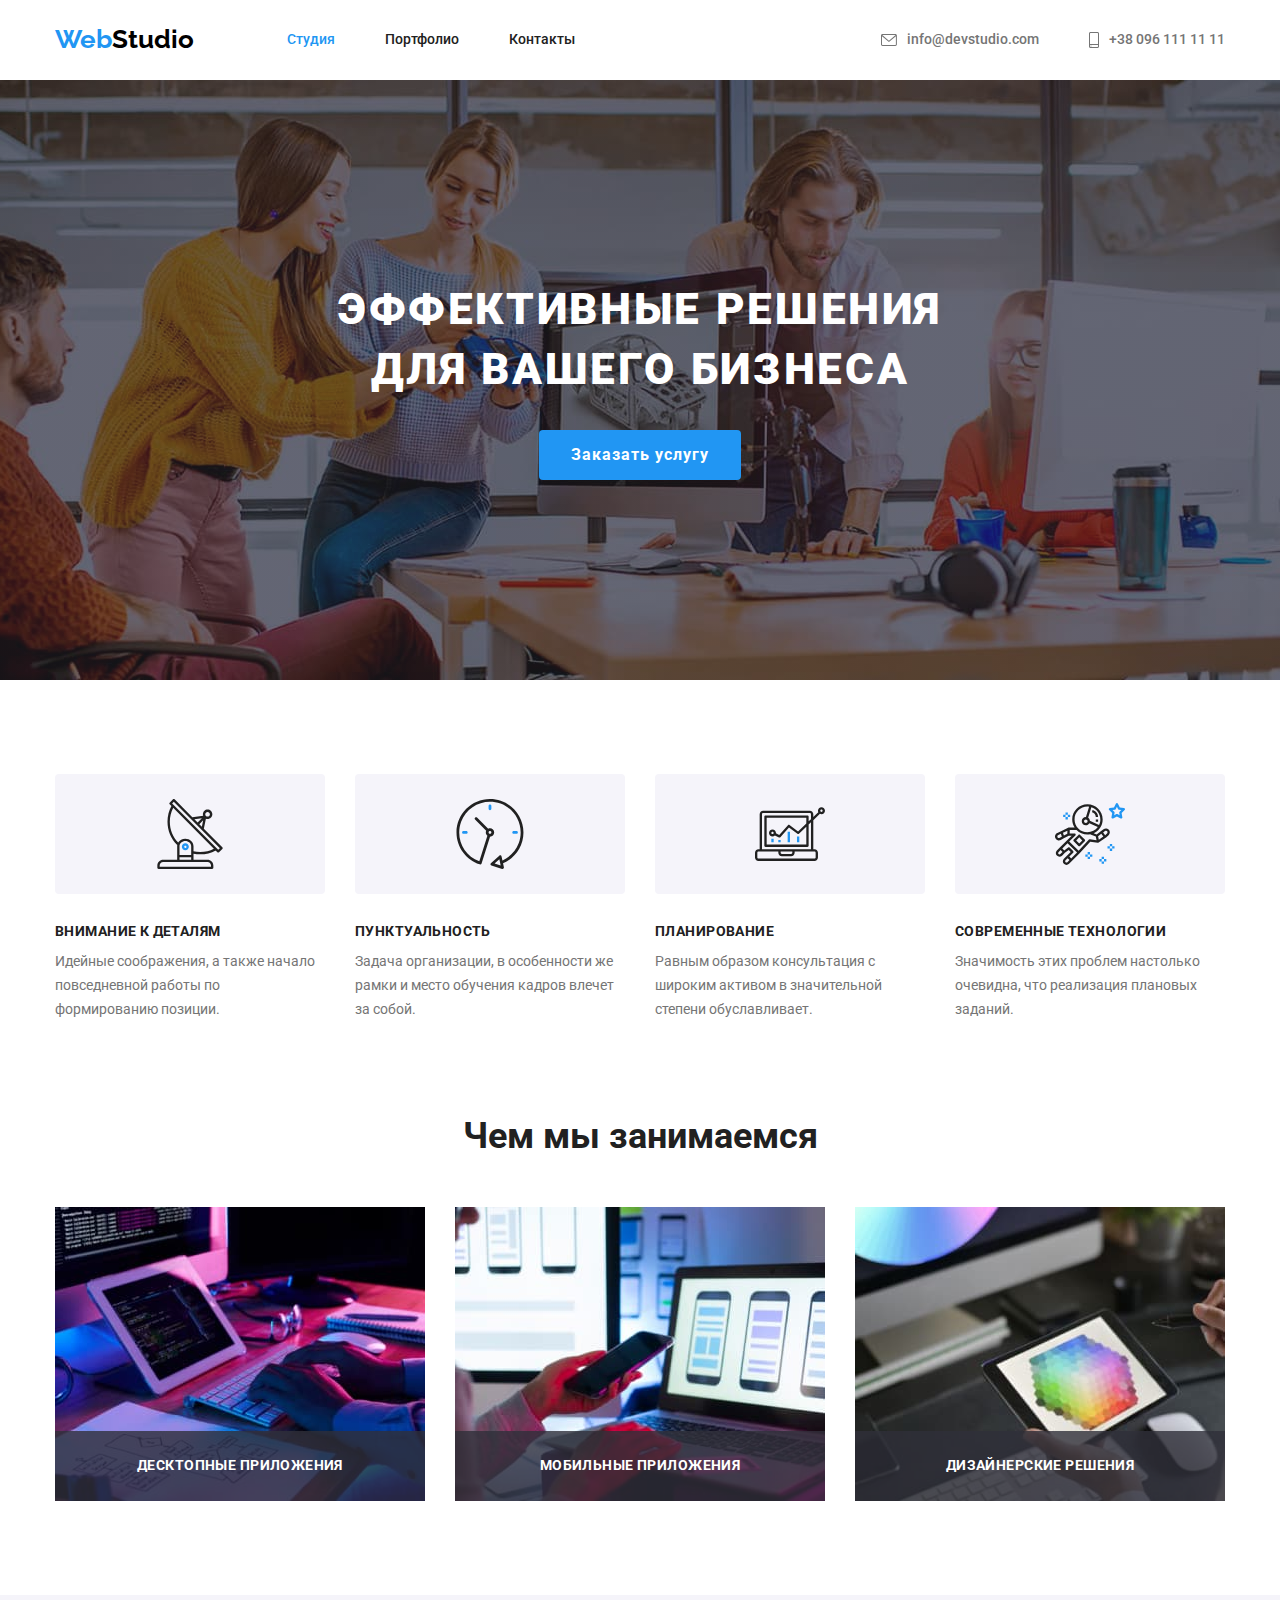
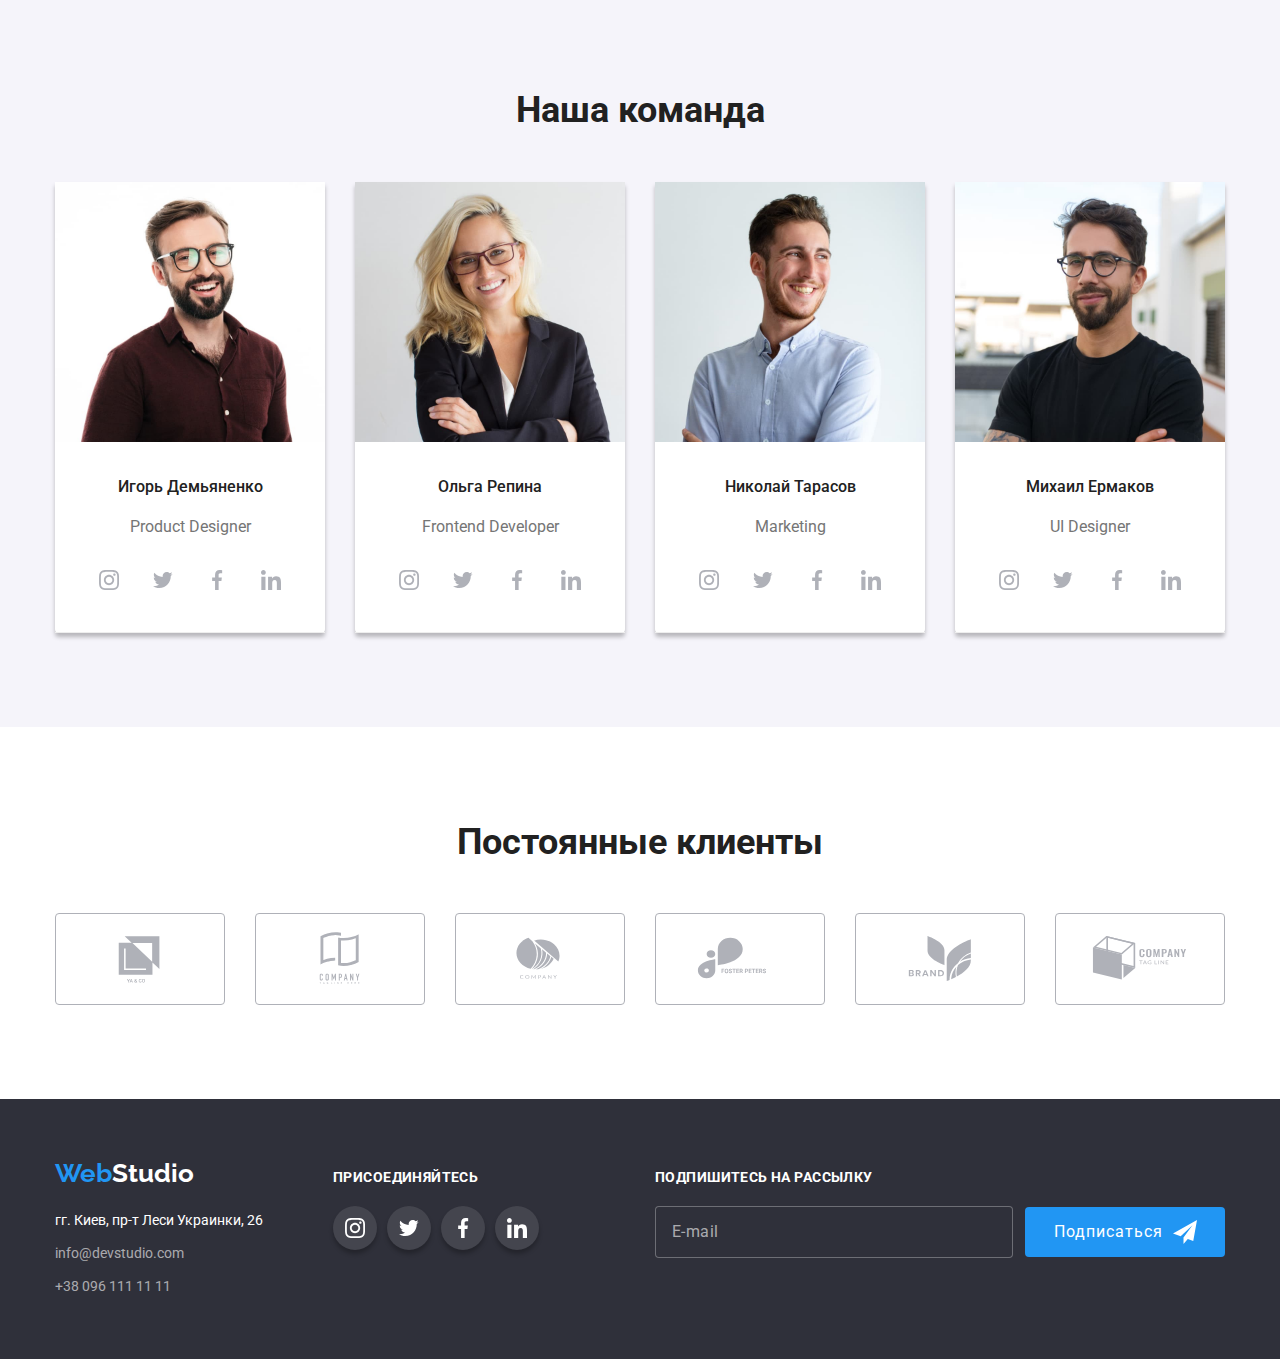
<file: index.html>
<!DOCTYPE html>
<html lang="ru">
  <head>
    <meta charset="UTF-8" />
    <meta http-equiv="X-UA-Compatible" content="IE=edge" />
    <meta name="viewport" content="width=device-width, initial-scale=1.0" />
    <title>Cтудия</title>
    <link
      href="https://fonts.googleapis.com/css2?family=Raleway:wght@700&family=Roboto:wght@400;500;700;900&display=swap"
      rel="stylesheet"
    />
    <link
      rel="stylesheet"
      href="https://cdnjs.cloudflare.com/ajax/libs/modern-normalize/1.1.0/modern-normalize.min.css
"
    />
    <link rel="stylesheet" href="css/styles.css" />
  </head>
  <body>
    <!--Шапка-->
    <header>
      <div class="container header__container">
        <a href="" class="logo header__logo link"><span class="logo-part">Web</span>Studio</a>
        <nav>
          <ul class="navigation list">
            <li class="navigation__item">
              <a href="" class="navigation__link current link">Студия</a>
            </li>
            <li class="navigation__item">
              <a href="./portfolio.html" class="navigation__link link">Портфолио</a>
            </li>
            <li class="navigation__item"><a href="" class="navigation__link link">Контакты</a></li>
          </ul>
        </nav>
        <ul class="contacts list">
          <li class="contacts__tel">
            <a href="mailto:info@devstudio.com" class="contacts__link link"
              ><svg class="contact__icon" width="16" height="12">
                <use href="./images/icons.svg#icon-envelope"></use></svg
              >info@devstudio.com</a
            >
          </li>
          <li class="contacts__mail">
            <a href="tel:+380961111111" class="contacts__link link"
              ><svg class="contact__icon" width="10" height="16">
                <use href="./images/icons.svg#icon-smartphone"></use></svg
              >+38 096 111 11 11</a
            >
          </li>
        </ul>
      </div>
    </header>
    <!--Главный контент-->
    <main>
      <!--Самый крупный блок-->
      <section class="hero section">
        <div class="container">
          <h1 class="hero__title">Эффективные решения для вашего бизнеса</h1>
          <button type="button" class="hero__button button" data-modal-open>Заказать услугу</button>
        </div>
      </section>
      <!--Подход-->
      <section class="section features">
        <div class="container">
          <h2 class="section__title visually-hidden">Специфика и особенности работы компании</h2>
          <ul class="features__list list">
            <li class="features__list__item">
              <div class="features__box">
                <svg class="features__icon" width="70px" height="70px">
                  <use href="images/icons.svg#icon-antenna-1-1"></use>
                </svg>
              </div>
              <div class="feature-box-data">
                <h3 class="features__title after__title__black">Внимание к деталям</h3>
                <p class="features__info">
                  Идейные соображения, а также начало повседневной работы по формированию позиции.
                </p>
              </div>
            </li>
            <li class="features__list__item">
              <div class="features__box">
                <svg class="features__icon" width="70px" height="70px">
                  <use href="./images/icons.svg#icon-clock-1-1"></use>
                </svg>
              </div>
              <h3 class="features__title after__title__black">Пунктуальность</h3>
              <p class="features__info">
                Задача организации, в особенности же рамки и место обучения кадров влечет за собой.
              </p>
            </li>
            <li class="features__list__item">
              <div class="features__box">
                <svg class="features__icon" width="70px" height="70px">
                  <use href="./images/icons.svg#icon-diagram-1-1"></use>
                </svg>
              </div>
              <h3 class="features__title after__title__black">Планирование</h3>
              <p class="features__info">
                Равным образом консультация с широким активом в значительной степени обуславливает.
              </p>
            </li>
            <li class="features__list__item">
              <div class="features__box">
                <svg class="features__icon" width="70px" height="70px">
                  <use href="./images/icons.svg#icon-astronaut-1-1"></use>
                </svg>
              </div>
              <h3 class="features__title after__title__black">Современные технологии</h3>
              <p class="features__info">
                Значимость этих проблем настолько очевидна, что реализация плановых заданий.
              </p>
            </li>
          </ul>
        </div>
      </section>
      <!--Работа-->
      <section class="section service">
        <div class="container">
          <h2 class="service section-title">Чем мы занимаемся</h2>
          <ul class="service__list list">
            <li class="service__item">
              <div class="service__pic__container">
                <img src="./images/box1.jpg" alt="Руки на клавиатуре" width="370" />
                <div class="service__info">
                  <h3 class="service__title after__title__white">Десктопные приложения</h3>
                </div>
              </div>
            </li>
            <li class="service__item">
              <div class="service__pic__container">
                <img src="./images/box2.jpg" alt="Смартфон и ноутбук" width="370" />
                <div class="service__info">
                  <h3 class="service__title after__title__white">Мобильные приложения</h3>
                </div>
              </div>
            </li>
            <li class="service__item">
              <div class="service__pic__container">
                <img src="./images/box3.jpg" alt="Палитра цветов" width="370" />
                <div class="service__info">
                  <h3 class="service__title after__title__white">Дизайнерские решения</h3>
                </div>
              </div>
            </li>
          </ul>
        </div>
      </section>
      <!--Команда-->
      <section class="section team">
        <div class="container">
          <h2 class="team section-title">Наша команда</h2>
          <ul class="members list">
            <li class="members__info">
              <img src="./images/pd.jpg" alt="Мужчина в очках" width="270" />
              <div class="members__about">
                <h3 class="members__name">Игорь Демьяненко</h3>
                <p lang="en" class="members__position">Product Designer</p>
                <ul class="social list">
                  <li class="social__item">
                    <a
                      href="https://www.instagram.com/accounts/login/"
                      target="_blank"
                      class="social__link"
                    >
                      <svg class="social__icon" width="20" height="20">
                        <use href="./images/icons.svg#icon-instagram-2-1"></use>
                      </svg>
                    </a>
                  </li>
                  <li class="social__item">
                    <a
                      href="https://twitter.com/i/flow/login?input_flow_data=%7B%22requested_variant%22%3A%22eyJsYW5nIjoicnUifQ%3D%3D%22%7D"
                      target="_blank"
                      class="social__link"
                    >
                      <svg class="social__icon" width="20" height="20">
                        <use href="./images/icons.svg#icon-twit"></use>
                      </svg>
                    </a>
                  </li>
                  <li class="social__item">
                    <a href="https://www.facebook.com/" target="_blank" class="social__link">
                      <svg class="social__icon" width="20" height="20">
                        <use href="./images/icons.svg#icon-facebook"></use>
                      </svg>
                    </a>
                  </li>
                  <li class="social__item">
                    <a href="https://www.linkedin.com/login" target="_blank" class="social__link">
                      <svg class="social__icon" width="20" height="20">
                        <use href="./images/icons.svg#icon-linkedin"></use>
                      </svg>
                    </a>
                  </li>
                </ul>
              </div>
            </li>
            <li class="members__info">
              <img src="./images/fe.jpg" alt="Женщина в очках" width="270" />
              <div class="members__about">
                <h3 class="members__name">Ольга Репина</h3>
                <p lang="en" class="members__position">Frontend Developer</p>
                <ul class="social list">
                  <li class="social__item">
                    <a
                      href="https://www.instagram.com/accounts/login/"
                      target="_blank"
                      class="social__link"
                    >
                      <svg class="social__icon" width="20" height="20">
                        <use href="./images/icons.svg#icon-instagram-2-1"></use>
                      </svg>
                    </a>
                  </li>
                  <li class="social__item">
                    <a
                      href="https://twitter.com/i/flow/login?input_flow_data=%7B%22requested_variant%22%3A%22eyJsYW5nIjoicnUifQ%3D%3D%22%7D"
                      target="_blank"
                      class="social__link"
                    >
                      <svg class="social__icon" width="20" height="20">
                        <use href="./images/icons.svg#icon-twit"></use>
                      </svg>
                    </a>
                  </li>
                  <li class="social__item">
                    <a href="https://www.facebook.com/" target="_blank" class="social__link">
                      <svg class="social__icon" width="20" height="20">
                        <use href="./images/icons.svg#icon-facebook"></use>
                      </svg>
                    </a>
                  </li>
                  <li class="social__item">
                    <a href="https://www.linkedin.com/login" target="_blank" class="social__link">
                      <svg class="social__icon" width="20" height="20">
                        <use href="./images/icons.svg#icon-linkedin"></use>
                      </svg>
                    </a>
                  </li>
                </ul>
              </div>
            </li>
            <li class="members__info">
              <img src="./images/m.jpg" alt="Мужчина в голубой рубашке" width="270" />
              <div class="members__about">
                <h3 class="members__name">Николай Тарасов</h3>
                <p lang="en" class="members__position">Marketing</p>
                <ul class="social list">
                  <li class="social__item">
                    <a
                      href="https://www.instagram.com/accounts/login/"
                      target="_blank"
                      class="social__link"
                    >
                      <svg class="social__icon" width="20" height="20">
                        <use href="./images/icons.svg#icon-instagram-2-1"></use>
                      </svg>
                    </a>
                  </li>
                  <li class="social__item">
                    <a
                      href="https://twitter.com/i/flow/login?input_flow_data=%7B%22requested_variant%22%3A%22eyJsYW5nIjoicnUifQ%3D%3D%22%7D"
                      target="_blank"
                      class="social__link"
                    >
                      <svg class="social__icon" width="20" height="20">
                        <use href="./images/icons.svg#icon-twit"></use>
                      </svg>
                    </a>
                  </li>
                  <li class="social__item">
                    <a href="https://www.facebook.com/" target="_blank" class="social__link">
                      <svg class="social__icon" width="20" height="20">
                        <use href="./images/icons.svg#icon-facebook"></use>
                      </svg>
                    </a>
                  </li>
                  <li class="social__item">
                    <a href="https://www.linkedin.com/login" target="_blank" class="social__link">
                      <svg class="social__icon" width="20" height="20">
                        <use href="./images/icons.svg#icon-linkedin"></use>
                      </svg>
                    </a>
                  </li>
                </ul>
              </div>
            </li>
            <li class="members__info">
              <img src="./images/ui.jpg" alt="Мужчина в черной футболке" width="270" />
              <div class="members__about">
                <h3 class="members__name">Михаил Ермаков</h3>
                <p lang="en" class="members__position">UI Designer</p>
                <ul class="social list">
                  <li class="social__item">
                    <a
                      href="https://www.instagram.com/accounts/login/"
                      target="_blank"
                      class="social__link"
                    >
                      <svg class="social__icon" width="20" height="20">
                        <use href="./images/icons.svg#icon-instagram-2-1"></use>
                      </svg>
                    </a>
                  </li>
                  <li class="social__item">
                    <a
                      href="https://twitter.com/i/flow/login?input_flow_data=%7B%22requested_variant%22%3A%22eyJsYW5nIjoicnUifQ%3D%3D%22%7D"
                      target="_blank"
                      class="social__link"
                    >
                      <svg class="social__icon" width="20" height="20">
                        <use href="./images/icons.svg#icon-twit"></use>
                      </svg>
                    </a>
                  </li>
                  <li class="social__item">
                    <a href="https://www.facebook.com/" target="_blank" class="social__link">
                      <svg class="social__icon" width="20" height="20">
                        <use href="./images/icons.svg#icon-facebook"></use>
                      </svg>
                    </a>
                  </li>
                  <li class="social__item">
                    <a href="https://www.linkedin.com/login" target="_blank" class="social__link">
                      <svg class="social__icon" width="20" height="20">
                        <use href="./images/icons.svg#icon-linkedin"></use>
                      </svg>
                    </a>
                  </li>
                </ul>
              </div>
            </li>
          </ul>
        </div>
      </section>
      <section class="clients">
        <div class="container">
          <h2 class="section-title">Постоянные клиенты</h2>
          <ul class="clients__list list">
            <li class="clients__icon__box">
              <a href="" class="clients__link">
                <svg class="client__icon" width="106" height="60">
                  <use href="./images/icons.svg#icon-lable1"></use>
                </svg>
              </a>
            </li>
            <li class="clients__icon__box">
              <a href="" class="clients__link">
                <svg class="client__icon" width="106" height="60">
                  <use href="./images/icons.svg#icon-lable2"></use>
                </svg>
              </a>
            </li>
            <li class="clients__icon__box">
              <a href="" class="clients__link">
                <svg class="client__icon" width="106" height="60">
                  <use href="./images/icons.svg#icon-lable3"></use>
                </svg>
              </a>
            </li>
            <li class="clients__icon__box">
              <a href="" class="clients__link">
                <svg class="client__icon" width="106" height="60">
                  <use href="./images/icons.svg#icon-lable4"></use>
                </svg>
              </a>
            </li>
            <li class="clients__icon__box">
              <a href="" class="clients__link">
                <svg class="client__icon" width="106" height="60">
                  <use href="./images/icons.svg#icon-lable5"></use>
                </svg>
              </a>
            </li>
            <li class="clients__icon__box">
              <a href="" class="clients__link">
                <svg class="client__icon" width="106" height="60">
                  <use href="./images/icons.svg#icon-lable6"></use>
                </svg>
              </a>
            </li>
          </ul>
        </div>
      </section>
    </main>
    <!--Футер-->
    <footer>
      <div class="container footer__container">
        <div class="footer__adress__box">
          <a href="" class="footer__logo"><span class="logo-part">Web</span>Studio</a>
          <address>
            <span class="footer__street__address">гг. Киев, пр-т Леси Украинки, 26</span>
            <ul class="footer__contscts__list list">
              <li class="footer__contacts__item">
                <a href="mailto:info@devstudio.com" class="footer__contacts__link"
                  >info@devstudio.com</a
                >
              </li>
              <li class="footer__contacts__item">
                <a href="tel:+380961111111" class="footer__contacts__link">+38 096 111 11 11</a>
              </li>
            </ul>
          </address>
        </div>
        <div class="footer__social footer__soc__group">
          <h3 class="footer__subtitle">присоединяйтесь</h3>
          <ul class="footer__social__block list">
            <li class="footer__social__item">
              <a
                href="https://www.instagram.com/accounts/login/"
                target="_blank"
                class="footer__social__link"
              >
                <svg class="footer-icon" width="20" height="20">
                  <use href="./images/icons.svg#icon-instagram-2-1"></use>
                </svg>
              </a>
            </li>
            <li class="footer__social__item">
              <a
                href="https://twitter.com/i/flow/login?input_flow_data=%7B%22requested_variant%22%3A%22eyJsYW5nIjoicnUifQ%3D%3D%22%7D"
                target="_blank"
                class="footer__social__link"
              >
                <svg class="footer__social__item" width="20" height="20">
                  <use href="./images/icons.svg#icon-twit"></use>
                </svg>
              </a>
            </li>
            <li class="footer__social__item">
              <a href="https://www.facebook.com/" target="_blank" class="footer__social__link">
                <svg class="footer__social__icon" width="20" height="20">
                  <use href="./images/icons.svg#icon-facebook"></use>
                </svg>
              </a>
            </li>
            <li class="footer__social__item">
              <a href="https://www.linkedin.com/login" target="_blank" class="footer__social__link">
                <svg class="footer__social__item" width="20" height="20">
                  <use href="./images/icons.svg#icon-linkedin"></use>
                </svg>
              </a>
            </li>
          </ul>
        </div>
        <div class="signup">
          <form class="signup__field">
            <label class="signup__lable"
              ><span class="signup__lable footer__subtitle">Подпишитесь на рассылку</span>
              <input
                type="email"
                name="input-mail"
                class="signup__lable sign__upinput"
                placeholder="E-mail"
            /></label>
            <button type="submit" class="signup__footer__button">
              Подписаться<svg class="singup__footer__icon" width="24" height="24">
                <use href="./images/icons.svg#icon-icon-send-3"></use>
              </svg>
            </button>
          </form>
        </div>
      </div>
    </footer>
    <div class="backdrop is-hidden" data-modal>
      <div class="modal">
        <button data-modal-close class="modal__close__btn">
          <svg>
            <use href="./images/icons.svg#icon-close"></use>
          </svg>
        </button>
        <p class="modal__title">Оставьте свои данные, мы вам перезвоним</p>
        <form>
          <div class="modal__field">
            <label for="name" class="modal__lable">Имя</label>
            <div class="modal__input__wrap">
              <input type="text" name="user-name" id="name" class="modal__input__field" required />
              <svg class="modal__input__icon" width="18" height="18">
                <use href="./images/icons.svg#icon-person-black-18dp-1-1"></use>
              </svg>
            </div>
          </div>
          <div class="modal__field">
            <label for="tel" class="modal__lable">Телефон</label>
            <div class="modal__input__wrap">
              <input type="tel" name="user-tel" id="tel" class="modal__input__field" required />
              <svg class="modal__input__icon" width="18" height="18">
                <use href="./images/icons.svg#icon-phone-black-18dp-1-1"></use>
              </svg>
            </div>
          </div>
          <div class="modal__field">
            <label for="mail" class="modal__lable">Почтa</label>
            <div class="modal__input__wrap">
              <input type="email" name="user-mail" id="mail" class="modal__input__field" />
              <svg class="modal__input__icon" width="18" height="18">
                <use href="./images/icons.svg#icon-email-black-18dp-1-1"></use>
              </svg>
            </div>
          </div>
          <div class="modal__field">
            <label for="user-text" class="modal__lable">Комментарий</label>
            <textarea
              name="user-text"
              id="user-text"
              class="modal__comment"
              placeholder="Введите текст"
            ></textarea>
          </div>
          <div class="check checkbox">
            <label class="check__text">
              <input
                type="checkbox"
                name="check"
                value="true"
                class="check__field visually-hidden"
              /><span class="check__custom__view"
                ><svg class="icon-check" width="11" height="8">
                  <use href="./images/icons.svg#icon-line"></use>
                </svg>
              </span>
              <span class="policy">
                Соглашаюсь с рассылкой и принимаю
                <a href="" class="check__link link">Условия договора</a>
              </span>
            </label>
          </div>
          <button type="submit" class="modal__input__button button">Отправить</button>
        </form>
      </div>
    </div>
    <script src="./modal.js"></script>
  </body>
</html>
</file>
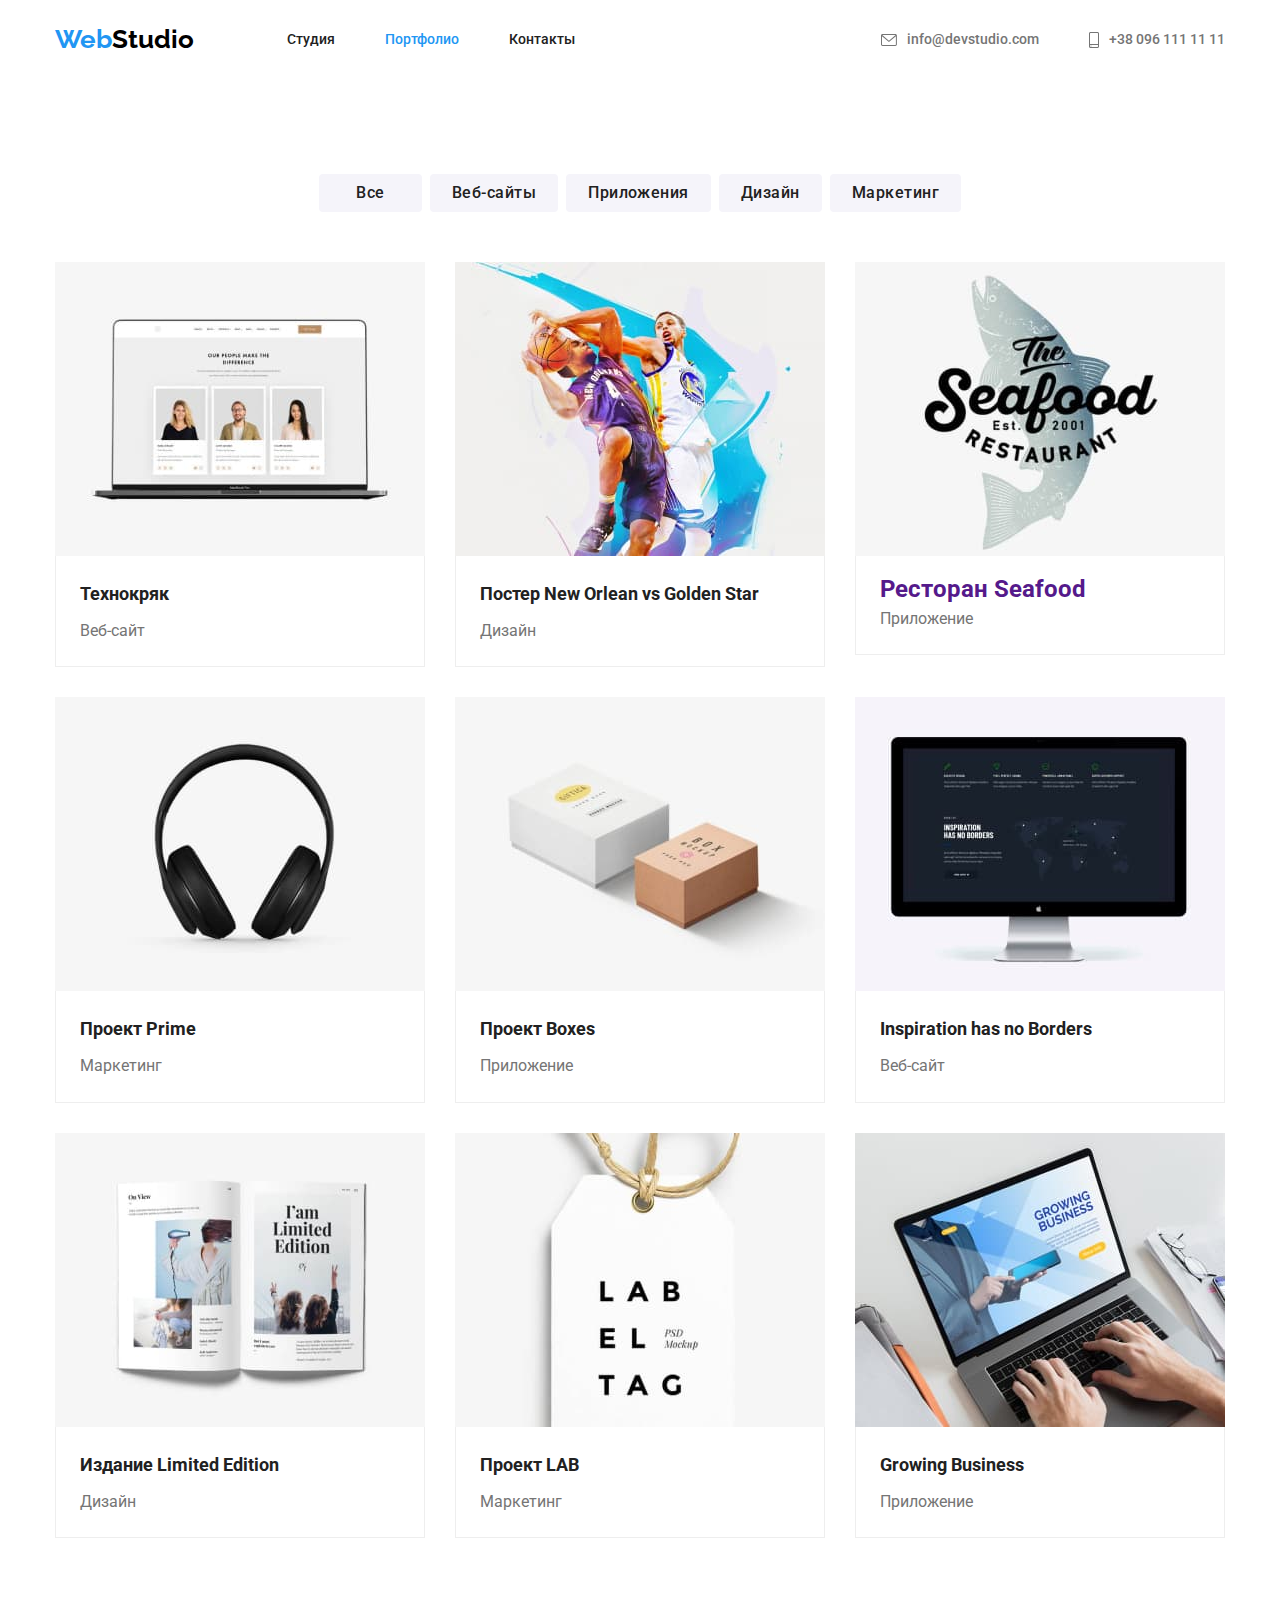
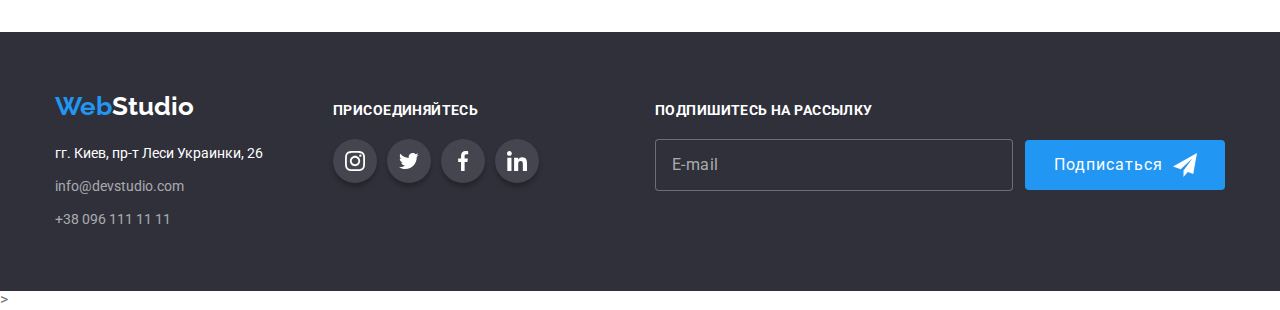
<file: portfolio.html>
<!DOCTYPE html>
<html lang="ru">
  <head>
    <meta charset="UTF-8" />
    <meta http-equiv="X-UA-Compatible" content="IE=edge" />
    <meta name="viewport" content="width=device-width, initial-scale=1.0" />
    <title>Портфолио</title>
    <link
      href="https://fonts.googleapis.com/css2?family=Raleway:wght@700&family=Roboto:wght@400;500;700;900&display=swap"
      rel="stylesheet"
    />
    <link
      rel="stylesheet"
      href="https://cdnjs.cloudflare.com/ajax/libs/modern-normalize/1.1.0/modern-normalize.min.css
"
    />
    <link rel="stylesheet" href="css/styles.css" />
  </head>
  <body class="page-body">
    <!--Шапка-->
    <header>
      <div class="container header__container">
        <a href="" class="logo header__logo link"><span class="logo-part">Web</span>Studio</a>
        <nav>
          <ul class="navigation list">
            <li class="navigation__item">
              <a href="./index.html" class="navigation__link link">Студия</a>
            </li>
            <li class="navigation__item">
              <a href="" class="navigation__link current link">Портфолио</a>
            </li>
            <li class="navigation__item"><a href="" class="navigation__link link">Контакты</a></li>
          </ul>
        </nav>
        <ul class="contacts list">
          <li class="contacts__tel">
            <a href="mailto:info@devstudio.com" class="contacts__link link"
              ><svg class="contact__icon" width="16" height="12">
                <use href="./images/icons.svg#icon-envelope"></use></svg
              >info@devstudio.com</a
            >
          </li>
          <li class="contacts__mail">
            <a href="tel:+380961111111" class="contacts__link link"
              ><svg class="contact__icon" width="10" height="16">
                <use href="./images/icons.svg#icon-smartphone"></use></svg
              >+38 096 111 11 11</a
            >
          </li>
        </ul>
      </div>
    </header>
    <main>
      <!--Главный контент-->
      <section class="section">
        <div class="container">
          <h1 class="visually-hidden">Наши работы</h1>
          <!--Фильтр-->
          <ul class="buttons btn-list list">
            <li class="buttons__item">
              <button type="button" class="buttons__primary button">Все</button>
            </li>
            <li class="buttons__item">
              <button type="button" class="buttons__primary button">Веб-сайты</button>
            </li>
            <li class="buttons__item button">
              <button type="button" class="buttons__primary button">Приложения</button>
            </li>
            <li class="buttons__item">
              <button type="button" class="buttons__primary button">Дизайн</button>
            </li>
            <li class="buttons__item">
              <button type="button" class="buttons__primary button">Маркетинг</button>
            </li>
          </ul>
          <!--Проекты-->
          <ul class="projects list">
            <li class="progects__box">
              <a href="" class="projects__link link">
                <div class="projects__position">
                  <img src="images/techc.jpg" alt="экран лептопа с изображением фото" width="370" />
                  <div class="projects__upper__layer">
                    <p class="projects__layer__text">
                      Ресурс предлагает комплексные предложения с разным уровнем функционала и
                      сервисов. Все это позволит посетителю получить исчерпывающие сведения о
                      компании или частном лице.
                    </p>
                  </div>
                </div>
                <div class="projects__info">
                  <h2 class="projects__tittle">Технокряк</h2>
                  <p class="projects__type">Веб-сайт</p>
                </div>
              </a>
            </li>
            <li class="progects__box">
              <a href="" class="projects__link link">
                <div class="projects__position">
                  <img
                    src="images/poster.jpg"
                    class="link"
                    alt="постер с игрой в баскетбол"
                    width="370"
                  />
                  <div class="projects__upper__layer">
                    <p class="projects__layer__text">
                      Ресурс предлагает комплексные предложения с разным уровнем функционала и
                      сервисов. Все это позволит посетителю получить исчерпывающие сведения о
                      компании или частном лице.
                    </p>
                  </div>
                </div>
                <div class="projects__info">
                  <h2 class="projects__tittle">Постер New Orlean vs Golden Star</h2>
                  <p class="projects__type">Дизайн</p>
                </div>
              </a>
            </li>
            <li class="progects__box">
              <a href="" class="projects__link link">
                <div class="projects__position">
                  <img src="images/rest.jpg" alt="логотип ресторана" width="370" />
                  <div class="projects__upper__layer">
                    <p class="projects__layer__text">
                      Ресурс предлагает комплексные предложения с разным уровнем функционала и
                      сервисов. Все это позволит посетителю получить исчерпывающие сведения о
                      компании или частном лице.
                    </p>
                  </div>
                </div>
                <div class="projects__info">
                  <h2 class="project-tittle">Ресторан Seafood</h2>
                  <p class="projects__type">Приложение</p>
                </div>
              </a>
            </li>
            <li class="progects__box">
              <a href="" class="projects__link link">
                <div class="projects__position">
                  <img src="images/prime.jpg" alt="наушеики" width="370" />
                  <div class="projects__upper__layer">
                    <p class="projects__layer__text">
                      Ресурс предлагает комплексные предложения с разным уровнем функционала и
                      сервисов. Все это позволит посетителю получить исчерпывающие сведения о
                      компании или частном лице.
                    </p>
                  </div>
                </div>
                <div class="projects__info">
                  <h2 class="projects__tittle">Проект Prime</h2>
                  <p class="projects__type">Маркетинг</p>
                </div>
              </a>
            </li>
            <li class="progects__box">
              <a href="" class="projects__link link">
                <div class="projects__position">
                  <img src="images/boxes.jpg" alt="две коробки" width="370" />
                  <div class="projects__upper__layer">
                    <p class="projects__layer__text">
                      Ресурс предлагает комплексные предложения с разным уровнем функционала и
                      сервисов. Все это позволит посетителю получить исчерпывающие сведения о
                      компании или частном лице.
                    </p>
                  </div>
                </div>
                <div class="projects__info">
                  <h2 class="projects__tittle">Проект Boxes</h2>
                  <p class="projects__type">Приложение</p>
                </div>
              </a>
            </li>
            <li class="progects__box">
              <a href="" class="projects__link link">
                <div class="projects__position">
                  <img src="images/ihnb.jpg" alt="монитор" width="370" />
                  <div class="projects__upper__layer">
                    <p class="projects__layer__text">
                      Ресурс предлагает комплексные предложения с разным уровнем функционала и
                      сервисов. Все это позволит посетителю получить исчерпывающие сведения о
                      компании или частном лице.
                    </p>
                  </div>
                </div>
                <div class="projects__info">
                  <h2 lang="en" class="projects__tittle">Inspiration has no Borders</h2>
                  <p class="projects__type">Веб-сайт</p>
                </div>
              </a>
            </li>
            <li class="progects__box">
              <a href="" class="projects__link link">
                <div class="projects__position">
                  <img src="images/le.jpg" alt="открытый журнал" width="370" />
                  <div class="projects__upper__layer">
                    <p class="projects__layer__text">
                      Ресурс предлагает комплексные предложения с разным уровнем функционала и
                      сервисов. Все это позволит посетителю получить исчерпывающие сведения о
                      компании или частном лице.
                    </p>
                  </div>
                </div>
                <div class="projects__info">
                  <h2 class="projects__tittle">Издание Limited Edition</h2>
                  <p class="projects__type">Дизайн</p>
                </div>
              </a>
            </li>
            <li class="progects__box">
              <a href="" class="projects__link link">
                <div class="projects__position">
                  <img src="images/lab.jpg" alt="ярлык с надписью" width="370" />
                  <div class="projects__upper__layer">
                    <p class="projects__layer__text">
                      Ресурс предлагает комплексные предложения с разным уровнем функционала и
                      сервисов. Все это позволит посетителю получить исчерпывающие сведения о
                      компании или частном лице.
                    </p>
                  </div>
                </div>
                <div class="projects__info">
                  <h2 class="projects__tittle">Проект LAB</h2>
                  <p class="projects__type">Маркетинг</p>
                </div>
              </a>
            </li>
            <li class="progects__box">
              <a href="" class="projects__link link">
                <div class="projects__position">
                  <img src="images/gb.jpg" alt="лептоп" width="370" />
                  <div class="projects__upper__layer">
                    <p class="projects__layer__text">
                      Ресурс предлагает комплексные предложения с разным уровнем функционала и
                      сервисов. Все это позволит посетителю получить исчерпывающие сведения о
                      компании или частном лице.
                    </p>
                  </div>
                </div>
                <div class="projects__info">
                  <h2 lang="en" class="projects__tittle">Growing Business</h2>
                  <p class="projects__type">Приложение</p>
                </div>
              </a>
            </li>
          </ul>
        </div>
      </section>
    </main>
    <footer>
      <div class="container footer__container">
        <div class="footer__adress__box">
          <a href="" class="footer__logo"><span class="logo-part">Web</span>Studio</a>
          <address>
            <span class="footer__street__address">гг. Киев, пр-т Леси Украинки, 26</span>
            <ul class="footer__contscts__list list">
              <li class="footer__contacts__item">
                <a href="mailto:info@devstudio.com" class="footer__contacts__link"
                  >info@devstudio.com</a
                >
              </li>
              <li class="footer__contacts__item">
                <a href="tel:+380961111111" class="footer__contacts__link">+38 096 111 11 11</a>
              </li>
            </ul>
          </address>
        </div>
        <div class="footer__social footer__soc__group">
          <h3 class="footer__subtitle">присоединяйтесь</h3>
          <ul class="footer__social__block list">
            <li class="footer__social__item">
              <a
                href="https://www.instagram.com/accounts/login/"
                target="_blank"
                class="footer__social__link"
              >
                <svg class="footer-icon" width="20" height="20">
                  <use href="./images/icons.svg#icon-instagram-2-1"></use>
                </svg>
              </a>
            </li>
            <li class="footer__social__item">
              <a
                href="https://twitter.com/i/flow/login?input_flow_data=%7B%22requested_variant%22%3A%22eyJsYW5nIjoicnUifQ%3D%3D%22%7D"
                target="_blank"
                class="footer__social__link"
              >
                <svg class="footer__social__item" width="20" height="20">
                  <use href="./images/icons.svg#icon-twit"></use>
                </svg>
              </a>
            </li>
            <li class="footer__social__item">
              <a href="https://www.facebook.com/" target="_blank" class="footer__social__link">
                <svg class="footer__social__icon" width="20" height="20">
                  <use href="./images/icons.svg#icon-facebook"></use>
                </svg>
              </a>
            </li>
            <li class="footer__social__item">
              <a href="https://www.linkedin.com/login" target="_blank" class="footer__social__link">
                <svg class="footer__social__item" width="20" height="20">
                  <use href="./images/icons.svg#icon-linkedin"></use>
                </svg>
              </a>
            </li>
          </ul>
        </div>
        <div class="signup">
          <form class="signup__field">
            <label class="signup__lable"
              ><span class="signup__lable footer__subtitle">Подпишитесь на рассылку</span>
              <input
                type="email"
                name="input-mail"
                class="signup__lable sign__upinput"
                placeholder="E-mail"
            /></label>
            <button type="submit" class="signup__footer__button">
              Подписаться<svg class="singup__footer__icon" width="24" height="24">
                <use href="./images/icons.svg#icon-icon-send-3"></use>
              </svg>
            </button>
          </form>
        </div>
      </div>
    </footer>
    >
  </body>
</html>
</file>
<file: css/styles.css>
/*Цвет основного текста #FFFFFF*/
/*Вторичный цвет #212121*/
/*Серый цвет #757575*/
/* Акент #2196F3 */
/* Цвет в футуре ##FFFFFF99 */
/* Фон хедера ##ECECEC */
/* Цвет главного контента  и футера ##2F303A */

:root {
    --primary-text-color: #757575;
    --title-text-color: #212121;
    --accent-color: #2196F3;
    --main-theme-color: #FFFFFF;
    --logo-color: #000000;
    --section-color: #F5F4FA;
    --footer-bg-color: #2F303A;
    --footer-contacts-color: rgba(255, 255, 255, 0.6);
    --botton--bg-color: #F5F4FA;
    --project-conteiner-color: #EEEEEE;
    ---main-background-color: #E5E5E5;
    --header-bg-color: #ECECEC;
    --bottom-focuse-color: #188CE8;
    --client-link-bg-color: #AFB1B8;
    --transition-timing-function: cubic-bezier(0.4, 0, 0.2, 1);
    --logo-font: Raleway,sans-serif;
    --roboto-font: Roboto, sans-serif;
}

/* General */
h1,
h2,
h3,
h4,
h5,
h6,
p {
    margin: 0;
}

.link {
    text-decoration: none;
}

img {
    display: block;
}

ul {
    margin: o;
    padding: 0;

}

.container {
    width: 1200px;
    margin: 0 auto;
    padding-right: 15px;
    padding-left: 15px;
    margin-left: auto;
    margin-right: auto;
}

body {
    background-color: var(----main-background-color);
    color: var(--primary-text-color);
    font-family: var(--roboto-font);
}

.list {
    list-style: none;
    padding: 0;
    margin: 0;
}

.section {
    padding-top: 94px;
    padding-bottom: 94px;
}

/* ___________________________________Header _____________________________*/
.header {
    border-bottom: 1px solid #ECECEC;
    background-color: var(--main-theme-color);
}

.header__container {
    display: flex;
    direction: row;
    align-items: center;
}


.header__logo {
    color: var(--logo-color);
    font-family: var(--logo-font), Montserrat, sans-serif;
    font-weight: 700;
    font-size: 26px;
    line-height: 1.19;
    display: block;
    margin-right: 93px;
    padding-top: 24px;
    padding-bottom: 25px;
}

.logo-part {
    color: var(--accent-color);
}
.navigation {
    display: flex;
}

.navigation__item:not(:last-child) {
    margin-right: 50px;
}

.navigation__link {
    color: var(--title-text-color);
    font-weight: 500;
    font-size: 14px;
    line-height: 1.14;
    text-decoration: none;
    display: block;
    padding-top: 32px;
    padding-bottom: 32px;
    transition: color 250ms cubic-bezier(0.4, 0, 0.2, 1);
    position: relative;

}

.navigation__link:hover {
    color: var(--accent-color);
}

.navigation__link.current {
    color: var(--accent-color);
}

.navigation__link.current::after {
    content: '';
    position: absolute;
    display: block;
    width: 100%;
    height: 5px;
    background-color: var(--accent-color);
    border-radius: 2px;
    left: 0;
    bottom: 0;
    transform: scaleX(0);
    transition: transform 250ms cubic-bezier(0.4, 0, 0.2, 1);
}

.navigation__link.current:hover:after {
    transform: scaleX(1);
}

.contacts {
    display: flex;
    margin-left: auto;
}

.contacts__link {
    display: flex;
    align-items: center;
    justify-content: center;
    color: var(--primary-text-color);
    font-weight: 500;
    font-size: 14px;
    line-height: 1.14;
    transition: color 250ms cubic-bezier(0.4, 0, 0.2, 1);
}

.contacts__link:hover,
.contacts__link:focus {
    color: var(--accent-color);
}

.contact__icon {
    margin-right: 10px;
    fill: #757575;
    transition: fill 250ms cubic-bezier(0.4, 0, 0.2, 1);
}

.contacts__link:hover .contact__icon,
.contacts__link:focus .contact__icon {
    fill: currentColor;
}

.contacts__mail {
    margin-left: 50px;
}

/* Main content */
/*  _________________________________Hero______________________________ */
.hero {
    background-color: var(--footer-bg-color);
    padding-top: 200px;
    padding-bottom: 200px;
    text-align: center;
    margin: 0 auto;
    max-width: 1600px;
    height: 600px;
    margin-left: auto;
    margin-right: auto;
    background-image: linear-gradient(to right, rgba(47, 48, 58, 0.4), rgba(47, 48, 58, 0.4)), url(../images/herobg.jpg);
    background-repeat: no-repeat;
    background-position: center;
    background-size: cover;

}

.hero__title {
    color: var(--main-theme-color);
    font-weight: 900;
    font-size: 44px;
    line-height: 1.36;
    text-align: center;
    text-transform: uppercase;
    letter-spacing: 0.06em;
    max-width: 696px;
    margin-left: auto;
    margin-right: auto;
    margin-bottom: 30px;
}

/* Sections */
.features {
    padding-bottom: 0;
}

.section-title {
    color: var(--title-text-color);
    font-size: 36px;
    line-height: 1.17;
    margin-bottom: 50px;
    text-align: center
}

.features__list {
    background-color: var(--main-theme-color);
    display: flex;
}

.features__title {
    margin-bottom: 10px;

}

.after__title__black{
    color: var(--title-text-color);
    font-weight: 700;
    font-size: 14px;
    letter-spacing: 0.03em;
    line-height: 1.14;
    text-transform: uppercase;
}

.features__info {
    color: var(--primary-text-color);
    font-family: 'Roboto';
    font-style: normal;
    font-weight: 400;
    font-size: 14px;
    line-height: 1.7;
}

.features__list__item:not(:last-child) {
    margin-right: 30px;
}

.features__list__item {
    width: 270px;
}

.features__box {
    width: 270px;
    height: 120px;
    border-radius: 4px;
    display: flex;
    background-color: var(--botton--bg-color);
    margin-bottom: 30px;
    justify-content: center;
    align-items: center;

}

/* _____________________________Services____________________________________ */
.service__pic__container {
    position: relative;
}

.service__info {
    width: 370px;
    height: 70px;
    background: rgba(47, 48, 58, 0.8);
    padding-top: 27px;
    padding-bottom: 27px;
    text-align: center;
    justify-content: center;
    display: flex;
    position: absolute;
    top: 224px;
    left: 0;
    transform: translate();
}

.service__list {
    display: flex;
}

.service__item:not(:last-child) {
    margin-right: 30px;
}

.service__title {
    text-align: center;
}
.after__title__white {
    color: var(--main-theme-color);
    font-weight: 700;
    font-size: 14px;
    line-height: 1.14;
    letter-spacing: 0.03em;
    text-transform: uppercase;
}

/*__________________________________ Team _________________________________________*/
.team {
    background-color: var(--section-color)
}

.members {
    display: flex;
    align-items: center;
    justify-content: center;
}

.members__about {
    padding: 30px 10px;
    text-align: center;
    border-bottom: 1px solid var(--project-conteiner-color);
}

.members__info {
    background-color: var(--main-theme-color);
    box-shadow: 0px 4px 4px 0px #00000040;
    border-radius: 0px 0px 4px 4px;
}

.members__info:not(:last-child) {
    margin-right: 30px;
}

.members__name {
    color: var(--title-text-color);
    font-family: 'Roboto';
    font-weight: 500;
    font-size: 16px;
    line-height: 1.9;
    margin-bottom: 10px;
}

.members__position {
    color: var(--primary-text-color);
    font-weight: 400;
    font-size: 16px;
    line-height: 1.9;
    margin-bottom: 16px;
}

.social {
    display: flex;
    text-decoration: none;
    align-items: center;
    justify-content: center;
}

.social__item:not(:last-child) {
    margin-right: 10px;
}

.social__link {
    display: flex;
    align-items: center;
    width: 44px;
    height: 44px;
    justify-content: center;
    fill: var(--main-theme-color);
    border-radius: 50%;
    cursor: pointer;
    fill: var(--main-theme-color);
    transition-property: background-color, fill;
    transition-duration: 250ms;
    transition-timing-function: cubic-bezier(0.4, 0, 0.2, 1);
}

.social__link:hover,
.social__link:focus {
    background-color: var(--bottom-focuse-color);
}
.social__icon {
    display: flex;
    align-items: center;
    justify-content: center;
    fill: var(--client-link-bg-color);
    }
.social__link .social__icon{
    transition-property: fill;
    transition-duration: 250ms;
    transition-timing-function: cubic-bezier(0.4, 0, 0.2, 1);
}

.social__link:hover .social__icon,
.social__link:focus .social__icon {
    fill: var(--main-theme-color);
}

/*______________________________________ Clients_________________________ */
.clients {
    padding-top: 94px;
    padding-bottom: 94px;
}

.clients__list {
    display: flex;
    align-items: center;
    justify-content: center;
}

.clients__icon__box {
    width: 170px;
}

.clients__icon__box:not(:last-child) {
    margin-right: 30px;
}

.clients__link {
    display: flex;
    align-items: center;
    justify-content: center;
    height: 92px;
    border: 1px solid var(--client-link-bg-color);
    border-radius: 4px;
    cursor: pointer;
    transition-property: border-color;
    transition-duration: 250ms;
    transition-timing-function: cubic-bezier(0.4, 0, 0.2, 1);
}

.clients__link:hover,
.clients__link:focus {
    border-color: var(--accent-color);
}

.client__icon {
    fill: var(--client-link-bg-color);
    transition-property: fill;
    transition-duration: 250ms;
    transition-timing-function: cubic-bezier(0.4, 0, 0.2, 1)
}

.clients__link:hover .client__icon,
.clients__link:focus .client__icon {
    fill: var(--accent-color);
}

/*________________________________ Footer______________________________ */
footer {
    background-color: var(--footer-bg-color);
    padding-top: 60px;
    padding-bottom: 60px;

}

.footer__container {
    display: flex;
    align-items: baseline;
}

.footer__adress__box {
    margin-right: 70px;
}

.footer__logo {
    color: var(--main-theme-color);
    font-family: Raleway, Montserrat, sans-serif;
    font-weight: 700;
    font-size: 26px;
    line-height: 1.17x;
    text-decoration: none;
    display: block;
    margin-bottom: 20px;
}

address {
    font-style: normal;
}

.footer__street__address {
    color: var(--main-theme-color);
    font-weight: 400;
    font-size: 14px;
    line-height: 1.7;
    margin-bottom: 9px;
    display: block;
}

.footer__contacts__link {
    color: var(--footer-contacts-color);
    font-weight: 400;
    font-size: 14px;
    line-height: 1.7;
    display: block;
    text-decoration: none;
    transition-property: color;
    transition-duration: 250ms;
    transition-timing-function: cubic-bezier(0.4, 0, 0.2, 1);
}

.footer__contacts__item {
    display: block;
}

.footer__contacts__item:first-child {
    margin-bottom: 9px;
}

.footer__contacts__link:focus,
.footer__contacts__link:hover {
    color: var(--accent-color);
}

/* __________________________Footer social___________________________ */
.footer__soc__group {
    margin-right: auto;
}

.footer__social__item:not(:last-child) {
    margin-right: 10px;
}

.footer__subtitle {
    margin-bottom: 20px;
    
}

.after__title__white {
    color: var(--main-theme-color);
    font-weight: 700;
    font-size: 14px;
    line-height: 1.14;
    letter-spacing: 0.03em;
    text-transform: uppercase;
}

.footer__social__block {
    display: flex;
    text-decoration: none;
    align-items: center;
    justify-content: center;
}

.footer__social__link{
    display: flex;
    align-items: center;
    justify-content: center;
    width: 44px;
    height: 44px;
    border-radius: 50%;
    background: rgba(255, 255, 255, 0.1);
    box-shadow: 0px 4px 4px 0px #00000040;
    cursor: pointer;
    transition-property: background-color;
    transition-duration: 250ms;
    transition-timing-function: cubic-bezier(0.4, 0, 0.2, 1);
}

.footer__social__link:hover,
.footer__social__link:focus {
    background-color: var(--accent-color);
}

.footer__social__item{
    display: flex;
    align-items: center;
    justify-content: center;
    fill: var(--main-theme-color)
}

/* _____________________________Footer input */

.signup {
    display: flex;
    width: 570;
    /* margin-right: 0; */
}

.signup__field {
    display: flex;
    justify-content: center;
    align-items: center;
    margin-right: 0;
}

.sign__upinput {
    width: 358px;
    border-radius: 4px;
    border: 1px solid #FFFFFF4D;
    background-color: var(--footer-bg-color);
    padding: 15px 16px;
    font-size: 16px;
    line-height: 1.25;
    display: flex;
    align-items: center;
    letter-spacing: 0.03em;
    color: rgba(255, 255, 255, 0.6);
    margin-right: 12px;
    outline: none;
    transition-property: border-color;
    transition-duration: 250ms;
    transition-timing-function: cubic-bezier(0.4, 0, 0.2, 1);
}

.sign__upinput:focus,
.sign__upinput:hover {
    border-color: var(--accent-color);
}

.sign__upinput::placeholder {
    font-size: 16px;
    line-height: 1.25;
    align-items: center;
    letter-spacing: 0.03em;
    color: rgba(255, 255, 255, 0.6);
}

.signup__footer__button {
    cursor: pointer;
    color: var(--main-theme-color);
    background-color: var(--accent-color);
    padding: 10px 28px 10px 29px;
    font-weight: 200px;
    font-size: 16px;
    line-height: 1.9;
    min-width: 200px;
    height: 50px;
    border-radius: 4px;
    border: transparent;
    margin-top: 36px;
    margin-right: auto;
    display: flex;
    align-items: center;
    text-align: center;
    letter-spacing: 0.06em;
    transition-property: background-color;
    transition-duration: 250ms;
    transition-timing-function: cubic-bezier(0.4, 0, 0.2, 1);
}

.signup__footer__button:focus,
.signup__footer__button:hover {
    background-color: var(--bottom-focuse-color);
}

.singup__footer__icon {
    margin-left: 10px;
}

.footer__subtitle {
    display: block;
    text-transform: uppercase;
    margin-bottom: 20px;
    font-weight: 700;
    font-size: 14px;
    line-height: 1.14;
    color: var(--main-theme-color);
    letter-spacing: 0.03em;
}



/* ________________________________Portfolio___________________________ */
body {
    background-color: var(----main-background-color);
    color: var(--primary-text-color);
    font-family: Roboto, sans-serif;
    font-style: normal;
}

.btn-list {
    display: flex;
    justify-content: center;
    margin-top: 0;
    margin-bottom: 50px;
}

.buttons__item {
    display: block;
}

.buttons__item:not(:last-child) {
    margin-right: 8px;

}

.projects {
    display: flex;
    flex-wrap: wrap;

}

.progects__box {
    width: 370px;
    margin-right: 30px;
    margin-bottom: 30px;
    border-bottom: 1px var(--project-conteiner-color);
    cursor: pointer;
}

.progects__box:nth-child(3n) {
    margin-right: 0;
}

.progects__box:nth-last-child(-n+3) {
    margin-bottom: 0;
}

.projects__link{
    display: inline-block;
    border-bottom: 1px var(--project-conteiner-color);
    cursor: pointer;
    transition-property: box-shadow;
    transition-duration: 250ms;
    transition-timing-function: cubic-bezier(0.4, 0, 0.2, 1);
}

.projects__link:hover,
.projects__link:focus {
    box-shadow: 0px 4px 4px 0px #00000040;
}

.projects__tittle {
    color: var(--title-text-color);
    font-size: 18px;
    line-height: 2;
    margin-bottom: 4px;
}

.projects__type {
    color: var(--primary-text-color);
    font-weight: 400;
    font-size: 16px;
    line-height: 1.9;
}


.projects__info {
    padding: 20px 24px;
    border: 1px solid var(--project-conteiner-color);
    border-top: none;
}

.projects__position {
    position: relative;
    overflow: hidden;
}

.projects__upper__layer {
    width: 100%;
    height: 294px;
    padding: 63px 24px;
    background: rgba(33, 150, 243, 0.9);
    display: flex;
    position: absolute;
    bottom: 0;
    left: 0;
    opacity: 0;
    transform: translateY(100%);
    transition: transform 250ms cubic-bezier(0.4, 0, 0.2, 1);

}

.projects__link:hover .projects__upper__layer {
    opacity: 1;
    transform: translateY(0);
}


.projects__layer__text {
    font-weight: 400;
    font-size: 18px;
    line-height: 1.6;
    letter-spacing: 0.03em;
    color: var(--main-theme-color);

}

/*__________________________________Buttons____________________________*/

.button{
    cursor: pointer;
    display: inline-block;
    align-items: center;
    text-align: center;
    border-radius: 4px;
    border: transparent;
    font-size: 16px;


}
.hero__button {
    color: var(--main-theme-color);
    background-color: var(--accent-color);
    font-weight: 700;
    font-size: 16px;
    line-height: 1.9;
    letter-spacing: 0.06em;
    padding: 10px 32px;
    min-width: 200px;
    height: 50px;
    transition-property: background-color;
    transition-duration: 250ms;
    transition-timing-function: cubic-bezier(0.4, 0, 0.2, 1);
}

.hero__button:focus,
.hero__button:hover {
    background-color: var(--bottom-focuse-color);

}

.buttons__primary {
    background-color: var(--botton--bg-color);
    color: var(--title-text-color);
    font-weight: 500;
    line-height: 1.6;
    padding: 6px 22px;
    min-width: 103px;
    height: 38px;
    letter-spacing: 0.03em;
    transition: color, background-color, box-shadow;
    transition-duration: 250ms;
    transition-timing-function: cubic-bezier(0.4, 0, 0.2, 1);
}

.buttons__primary:focus,
.buttons__primary:hover {
    color: var(--main-theme-color);
    background-color: var(--accent-color);
    box-shadow: 0px 4px 4px 0px #00000040;
}

.visually-hidden {
    position: absolute;
    width: 1px;
    height: 1px;
    margin: -1px;
    border: 0;
    padding: 0;
    white-space: nowrap;
    clip-path: inset(100%);
    clip: rect(0 0 0 0);
    overflow: hidden;
}

/* _____________________________Modal_______________________________ */
.backdrop {
    position: fixed;
    top: 0;
    left: 0;
    width: 100%;
    height: 100%;
    background: rgba(0, 0, 0, 0.2);
    opacity: 1;
    transition: opacity 250ms var(--transition-timing-function), visibility 250ms var(--transition-timing-function);
}

.backdrop.is-hidden .modal {
    transform: translate(-50%, -50%) scale(0) rotate(180deg);
}

.modal {
    position: absolute;
    top: 50%;
    left: 50%;
    transform: translate(-50%, -50%) scale(1) rotate(0);
    width: 528px;
    min-height: 581px;
    background: #FFFFFF;
    box-shadow: 0px 1px 3px rgba(0, 0, 0, 0.12),
    0px 1px 1px rgba(0, 0, 0, 0.14),
    0px 2px 1px rgba(0, 0, 0, 0.2);
    border-radius: 4px;
    transition: transform 250ms var(--transition-timing-function);
    padding: 40px;
}

.modal__close__btn {
    display: flex;
    align-items: center;
    justify-content: center;
    width: 30px;
    height: 30px;
    border-radius: 50%;
    cursor: pointer;
    background: transparent;
    border: 1px solid rgba(0, 0, 0, 0.1);
    box-shadow: 0px 1px 3px rgba(0, 0, 0, 0.12), 0px 1px 1px rgba(0, 0, 0, 0.14), 0px 2px 1px rgba(0, 0, 0, 0.2);
    position: absolute;
    top: 8px;
    right: 8px;

}

.is-hidden {
    opacity: 0;
    visibility: hidden;
    pointer-events: none;
}


.modal__title{
    font-style: normal;
    font-weight: 700;
    font-size: 20px;
    line-height: 1.15;
    text-align: center;
    letter-spacing: 0.03em;
    color:var(--title-text-color);
    margin-bottom: 12px;
}

.modal__field{
    margin-bottom: 10px;
}
.modal__input__wrap{
    position: relative;
}

.modal__input__field{
    width: 100%;
    height: 40px;
    border:  1px solid #21212133;
    border-radius: 4px;
    padding-left: 42px;
    outline: none;
    cursor: pointer;
    transition: border-color 250ms var(--transition-timing-function);
}
.modal__input__field:focus,
.modal__input__field:hover{
    border-color: var(--accent-color);
}
.modal__input__icon{
    position: absolute;
    left: 12px;
    top: 50%;
    transform: translateY(-50%);
    transition: fill 250ms var(--transition-timing-function);
}
.modal__input__fieldt:focus+.modal__input__icon,
.modal__input__field:hover+.modal__input__icon {
    fill: var(--accent-color);
}
.modal__lable {
    font-weight: 400;
    font-size: 12px;
    line-height: 1.16;
    letter-spacing: 0.01em;
    color: var(--primary-text-color);
    display: block;
    margin-bottom: 4px;
}

.modal__comment {
    cursor: pointer;
    width: 100%;
    height: 120px;
    border: 1px solid #21212133;
    border-radius: 4px;
    padding: 12px 16px;
    outline: none;
    resize: none;
    transition: border-color 250ms var(--transition-timing-function);
}
.modal__comment:focus,
.modal__comment:hover{
    border-color: var(--accent-color);
}
.modal__comment::placeholder{
    font-weight: 400;
    font-size: 14px;
    line-height: 1.14;
    letter-spacing: 0.01em;
    color: rgba(117, 117, 117, 0.5);
    color: rgba(117, 117, 117, 0.5);
}

.checkbox {
    margin-bottom: 30px;
    justify-content: center;
}
.check__text{
    font-size: 14px;
    line-height: 1.7;
    letter-spacing: 0.03em;
    color: var(--primary-text-color);
    display: flex;
    align-items: center;
    justify-content: center;
}

.check__custom__view{
    width: 16px;
    height: 15px;
    border: 2px solid #000000;
    border-radius: 2px;
    margin-right: 7px;
    display: flex;
    align-items: center;
    justify-content: center;
    cursor: pointer;
}

.check__field:checked + .check__custom__view{
    background-color: var(--accent-color);
    border: transparent;}
    

    /* .modal-check:checked + .check-text .custom-view{
    background-color:var(--accent-color);
    border: none;
} */

.check__link{
    border-bottom: 1px solid var(--accent-color);
    color: var(--accent-color);
}

.modal__input__button{
    justify-content: center;
    color: var(--main-theme-color);
    background-color: var(--accent-color);
    font-weight: 700;
    line-height: 1.9;
    letter-spacing: 0.06em;
    padding-top: 10px;
    padding-right: 55px;
    padding-bottom: 10px;
    padding-left:56px;
    min-width: 200px;
    height: 50px;
    display: block;
    margin: 0 auto;
    box-shadow: 0px 4px 4px 0px #00000026;
    transition-property: background-color;
    transition-duration: 250ms;
    transition-timing-function: cubic-bezier(0.4, 0, 0.2, 1);

}
.modal__input__button:focus,
.modal__input__button:hover {
    background-color: var(--bottom-focuse-color);

}
</file>
